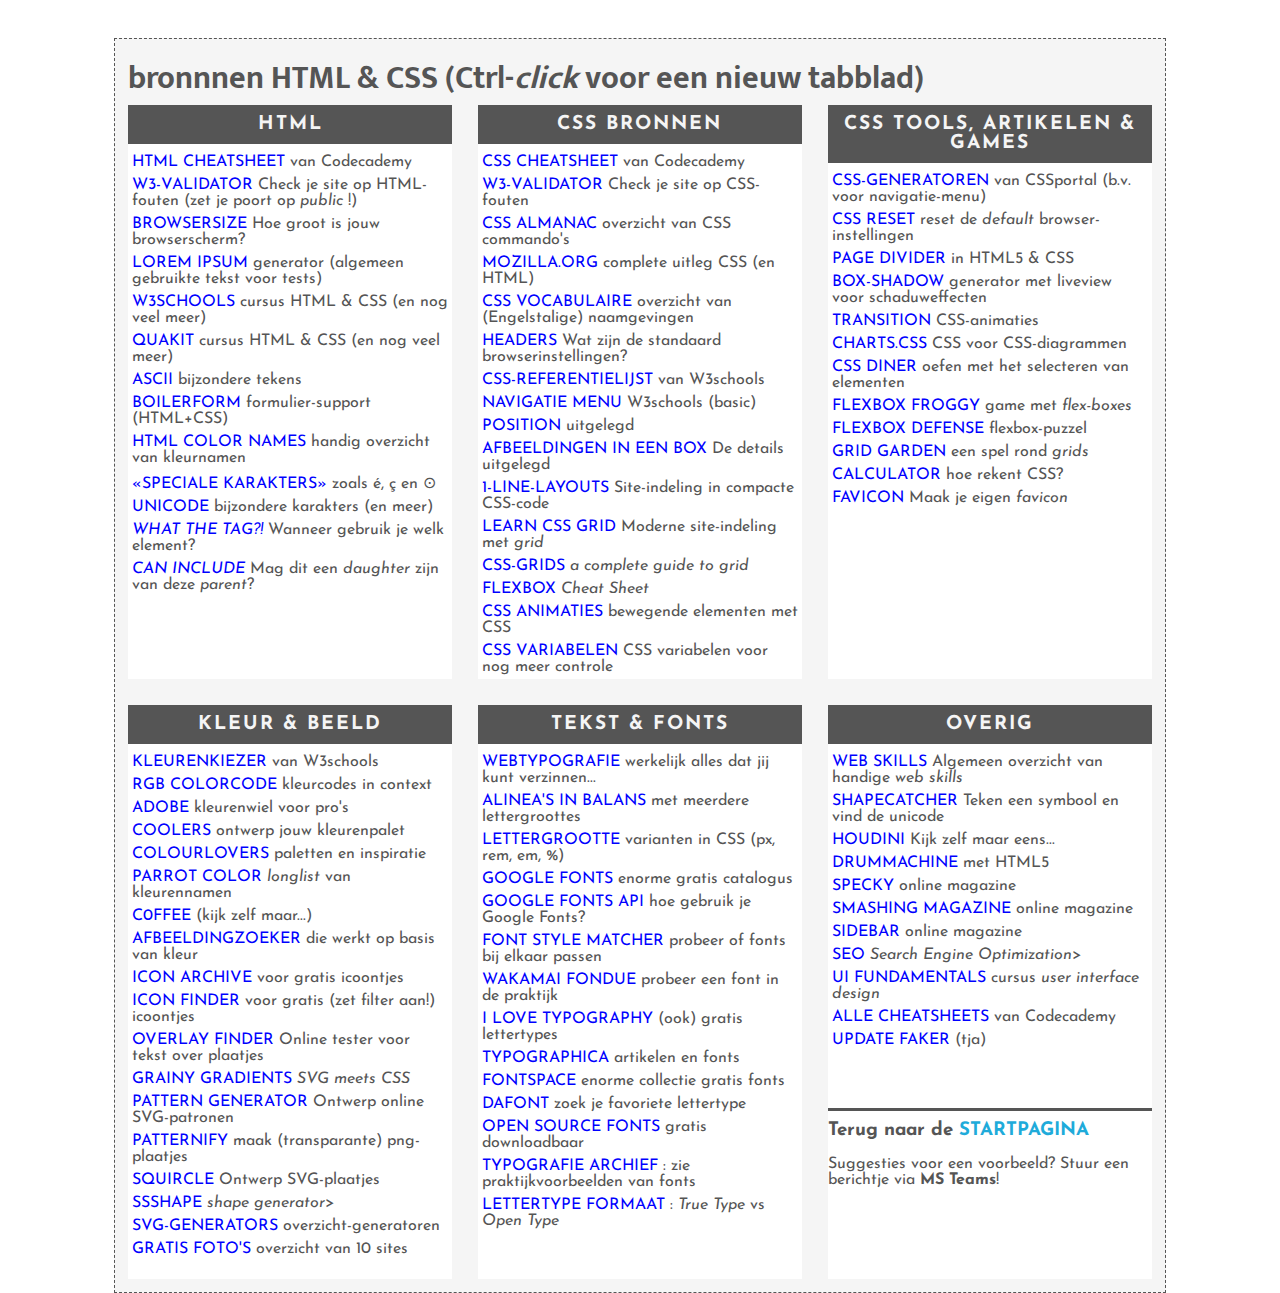
<file: bronnen/index.html>
<!DOCTYPE html>
<html lang="nl">
    <head>
        <meta charset="utf-8">
        <title>bronnen HTML & CSS</title>
        <link rel="stylesheet" href="https://fonts.googleapis.com/css?family=Mukta">
        <link rel="stylesheet" href="https://fonts.googleapis.com/css?family=Josefin+Sans">
        <link rel="stylesheet" href="bronnen.css">        
    </head>
    <body>
        <div id="container">
            <h1>bronnnen HTML & CSS (Ctrl-<em>click</em> voor een nieuw tabblad)</h1>
            <div id="grid-container">
                <div class="box a1">
                    <h2>HTML</h2>
                    <ul>
                        <!-- <li><a href=""></a> </li> -->
                        <li><a href="https://www.codecademy.com/learn/learn-html/modules/learn-html-elements/cheatsheet">HTML cheatsheet</a> van Codecademy</li>
                        <li><a href="https://validator.w3.org/nu/">W3-validator</a> Check je site op HTML-fouten (zet je poort op <em>public</em> !)</li>
                        <li><a href="https://www.webfx.com/tools/whats-my-browser-size/">browsersize</a> Hoe groot is jouw browserscherm?</li>
                        <li><a href="https://www.lipsum.com/">Lorem Ipsum</a> generator (algemeen gebruikte tekst voor tests)</li>
                        <li><a href="https://www.w3schools.com/html/default.asp">W3schools</a> cursus HTML & CSS (en nog veel meer)</li>
                        <li><a href="https://www.quackit.com/html/tutorial/">QuakIt</a> cursus HTML & CSS (en nog veel meer)</li>
                        <li><a href="https://ascii.cl/htmlcodes.htm">ASCII</a> bijzondere tekens</li>
                        <li><a href="https://boilerform.hankchizljaw.com/">Boilerform</a> formulier-support (HTML+CSS)</li>
                        <li><a href="https://htmlcolorcodes.com/color-names/">HTML color names</a> handig overzicht van kleurnamen</li>
                        <li><a href="https://dev.w3.org/html5/html-author/charref">&laquo;speciale karakters&raquo;</a> zoals &eacute;, &ccedil; en &odot;</li>
                        <li><a href="http://zuga.net/articles/">Unicode</a> bijzondere karakters (en meer)</li>
                        <li><a href="https://whatthetag.com/#/"><em>What the tag?!</em></a> Wanneer gebruik je welk element?</li>
                        <li><a href="https://caninclude.glitch.me/"><em>Can Include</em></a> Mag dit een <em>daughter</em> zijn van deze <em>parent</em>?</li>
                    </ul>
                </div>
                <div class="box b1">
                    <h2>CSS bronnen</h2>
                    <ul>
                        <li><a href="https://www.codecademy.com/learn/learn-css/modules/syntax-and-selectors/cheatsheet">CSS cheatsheet</a> van Codecademy</li>
                        <li><a href="https://jigsaw.w3.org/css-validator/">W3-validator</a> Check je site op CSS-fouten</li>
                        <li><a href="https://css-tricks.com/almanac/">CSS Almanac</a> overzicht van CSS commando's</li>
                        <li><a href="https://developer.mozilla.org/en-US/docs/Learn/CSS/Building_blocks">Mozilla.org</a> complete uitleg CSS (en HTML)</li>
                        <li><a href="http://apps.workflower.fi/vocabs/css/en#selector">CSS vocabulaire</a> overzicht van (Engelstalige) naamgevingen</li>
                        <li><a href="http://zuga.net/articles/html-heading-elements/"> headers</a> Wat zijn de standaard browserinstellingen?</li>
                        <li><a href="https://www.w3schools.com/cssref/default.asp"> CSS-referentielijst</a> van W3schools</li>
                        <li><a href="https://www.w3schools.com/css/css_navbar.asp"> navigatie menu</a> W3schools (basic)</li>
                        <li><a href="https://www.freecodecamp.org/news/css-position-property-explained/">position</a> uitgelegd</li>
                        <li><a href="https://www.smashingmagazine.com/2021/10/object-fit-background-size-css">afbeeldingen in een box</a> De details uitgelegd</li>
                        <li><a href="http://1linelayouts.glitch.me/">1-line-layouts</a> Site-indeling in compacte CSS-code</li>
                        <li><a href="https://learncssgrid.com/">Learn CSS Grid</a> Moderne site-indeling met <em>grid</em></li>
                        <li><a href="https://css-tricks.com/snippets/css/complete-guide-grid/">CSS-grids</a> <em>a complete guide to grid</em></li>
                        <li><a href="https://www.freecodecamp.org/news/flexbox-the-ultimate-css-flex-cheatsheet/">flexbox</a> <em>Cheat Sheet</em></li>
                        <li><a href="https://codersblock.com/blog/the-surprising-things-that-css-can-animate/">CSS animaties</a> bewegende elementen met CSS</li>
                        <li><a href="https://codersblock.com/blog/what-can-you-put-in-a-css-variable/">CSS variabelen</a> CSS variabelen voor nog meer controle</li>
                    </ul>
                </div>
                <div class="box c1">
                    <h2>CSS tools, artikelen & games</h2>
                    <ul>
                        <li><a href="https://www.cssportal.com/css-generators.php">css-generatoren</a> van CSSportal (b.v. voor navigatie-menu)</li>
                        <li><a href="https://piccalil.li/blog/a-modern-css-reset/">CSS reset</a> reset de <em>default</em> browser-instellingen</li>
                        <li><a href="https://omatsuri.app/page-dividers">Page Divider</a> in HTML5 & CSS</li>
                        <li><a href="https://shadows.brumm.af/">Box-shadow</a> generator met liveview voor schaduweffecten</li>
                        <li><a href="https://www.freecodecamp.org/news/css-transition-examples/">transition</a> CSS-animaties</li>
                        <li><a href="https://chartscss.org/">Charts.css</a> CSS voor CSS-diagrammen</li>
                        <li><a href="https://flukeout.github.io/">CSS diner</a> oefen met het selecteren van elementen</li>
                        <li><a href="https://flexboxfroggy.com/#nl">Flexbox Froggy</a> game met <em>flex-boxes</em></li>
                        <li><a href="http://www.flexboxdefense.com/">Flexbox Defense</a> flexbox-puzzel</li>
                        <li><a href="https://cssgridgarden.com/#nl">Grid Garden</a> een spel rond <em>grids</em></li>
                        <li><a href="https://css-tricks.com/a-couple-of-use-cases-for-calc/">calculator</a> hoe rekent CSS?</li>
                        <li><a href="https://formito.com/tools/favicon">Favicon</a> Maak je eigen <em>favicon</em></li>
                    </ul>
                </div>
                <div class="box a2">
                    <h2>kleur & beeld</h2>
                    <ul>
                        <li><a href="https://www.w3schools.com/colors/colors_picker.asp">kleurenkiezer</a> van W3schools</li>
                        <li><a href="https://rgbcolorcode.com/">rgb colorcode</a> kleurcodes in context</li>
                        <li><a href="https://color.adobe.com/nl/create/color-wheel">Adobe</a> kleurenwiel voor pro's</li>
                        <li><a href="https://coolors.co/generate">Coolers</a> ontwerp jouw kleurenpalet</li>
                        <li><a href="https://www.colourlovers.com/">ColourLovers</a> paletten en inspiratie</li>
                        <li><a href="https://parrot.color.pizza/">Parrot Color</a> <em>longlist</em> van kleurennamen</li>
                        <li><a href="http://c0ffee.surge.sh/">c0ffee</a> (kijk zelf maar...)</li>
                        <li><a href="http://labs.tineye.com/">afbeeldingzoeker</a> die werkt op basis van kleur</li>
                        <li><a href="https://iconarchive.com/">Icon Archive</a> voor gratis icoontjes</li>
                        <li><a href="https://www.iconfinder.com/">Icon Finder</a> voor gratis (zet filter aan!) icoontjes</li>
                        <li><a href="https://codepen.io/yaphi1/pen/oNbEqGV">Overlay Finder</a> Online tester voor tekst over plaatjes</li>
                        <li><a href="https://grainy-gradients.vercel.app/">Grainy Gradients</a> <em>SVG meets CSS</em></li>
                        <li><a href="https://notchris.net/patterns/">Pattern Generator</a> Ontwerp online SVG-patronen</li>
                        <li><a href="http://www.patternify.com/">Patternify</a> maak (transparante) png-plaatjes</li>
                        <li><a href="https://squircley.app/">Squircle</a> Ontwerp SVG-plaatjes</li>
                        <li><a href="https://fffuel.co/ssshape/">SSShape</a> <em>shape generator</em>></li>
                        <li><a href="https://www.smashingmagazine.com/2021/03/svg-generators/">SVG-generators</a> overzicht-generatoren</li>
                        <li><a href="https://www.foleon.com/blog/best-free-business-stock-photo-websites">gratis foto's</a> overzicht van 10 sites</li>
                    </ul>
                </div>
                <div class="box b2">
                    <h2>tekst & fonts</h2>
                    <ul>
                        <li><a href="http://webtypography.net/toc/">WebTypografie</a> werkelijk alles dat jij kunt verzinnen...</li>
                        <li><a href="http://topfunky.com/baseline-rhythm-calculator/">alinea's in balans</a> met meerdere lettergroottes</li>
                        <li><a href="https://www.sitepoint.com/understanding-and-using-rem-units-in-css/">lettergrootte</a> varianten in CSS (px, rem, em, %)</li>
                        <li><a href="https://fonts.google.com/">Google Fonts</a> enorme gratis catalogus</li>
                        <li><a href="https://developers.google.com/fonts/docs/getting_started">Google Fonts API</a> hoe gebruik je Google Fonts?</li>
                        <li><a href="https://meowni.ca/font-style-matcher/">Font Style Matcher</a> probeer of fonts bij elkaar passen</li>
                        <li><a href="https://wakamaifondue.com/beta/">Wakamai Fondue</a> probeer een font in de praktijk</li>
                        <li><a href="https://fonts.ilovetypography.com/">I love typography</a> (ook) gratis lettertypes</li>
                        <li><a href="https://typographica.org/">Typographica</a> artikelen en fonts</li>
                        <li><a href="https://www.fontspace.com/">FontSpace</a> enorme collectie gratis fonts</li>
                        <li><a href="https://www.dafont.com/">DaFont</a> zoek je favoriete lettertype</li>
                        <li><a href="https://www.theleagueofmoveabletype.com/">Open Source Fonts</a> gratis downloadbaar</li>
                        <li><a href="https://fontsinuse.com/">Typografie Archief</a> : zie praktijkvoorbeelden van fonts</li>
                        <li><a href="https://www.makeuseof.com/tag/otf-vs-ttf-fonts-one-better/">lettertype formaat</a> : <em>True Type</em> vs <em>Open Type</em></li>
                    </ul>
                </div>
                <div class="box c2">
                    <h2>overig</h2>
                    <ul>
                        <li><a href="https://andreasbm.github.io/web-skills/">Web Skills</a> Algemeen overzicht van handige <em>web skills</em></li>
                        <li><a href="https://shapecatcher.com/">Shapecatcher</a> Teken een symbool en vind de unicode</li>
                        <li><a href="https://houdini.how/">Houdini</a> Kijk zelf maar eens...</li>
                        <li><a href="https://html5drummachine.com/virtual-drum-machine/">drummachine</a> met HTML5</li>
                        <li><a href="https://speckyboy.com/">Specky</a> online magazine</li>
                        <li><a href="https://www.smashingmagazine.com/">Smashing Magazine</a> online magazine</li>
                        <li><a href="https://sidebar.io/">SideBar</a> online magazine</li>
                        <li><a href="https://www.smashingmagazine.com/smashing-guide-search-engine-optimization/">SEO</a> <em>Search Engine Optimization</em>></li>
                        <li><a href="https://www.freecodecamp.org/news/learn-ui-design-fundamentals-with-this-free-one-hour-course/">UI fundamentals</a> cursus <em>user interface design</em></li>
                        <li><a href="https://www.codecademy.com/resources/cheatsheets/all">alle cheatsheets</a> van Codecademy</li>
                        <li><a href="https://updatefaker.com/windows10/BSOD.html">Update Faker</a> (tja)</li>
                    </ul>
                    <h3>Terug naar de <a href="../index.html">startpagina</a></h3>
                    <p>
                        Suggesties voor een voorbeeld? Stuur een berichtje via <strong>MS Teams</strong>!
                    </p>
                </div>
            </div>
        </div>
    </body>
</html>
</file>
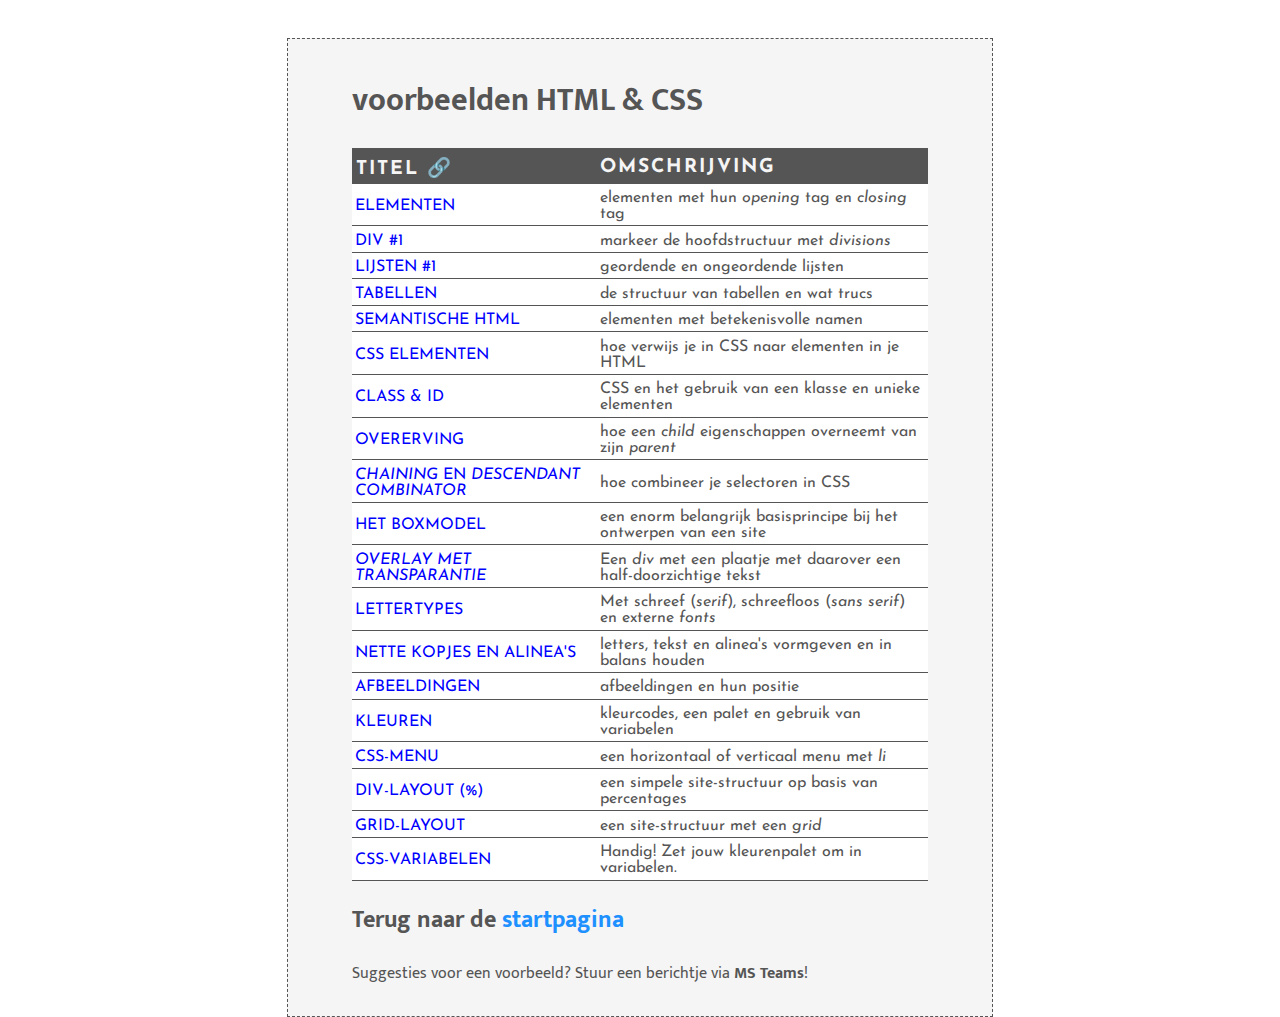
<file: voorbeeldenVanVNR/index.html>
<!DOCTYPE html>
<html lang="nl">
    <head>
        <meta charset="utf-8">
        <title>voorbeelden HTML&CSS</title>
        <link rel="stylesheet" href="https://fonts.googleapis.com/css?family=Mukta">
        <link rel="stylesheet" href="https://fonts.googleapis.com/css?family=Josefin+Sans">
        <link rel="stylesheet" href="css/vb.css">
    </head>
    <body>
        <div id="container">
            <h1>voorbeelden HTML & CSS</h1>
            <table>
              <thead>
                  <tr>
                      <th>titel &#128279;</th>
                      <th>omschrijving</th>
                  </tr>
              </thead>
              <tbody>
                  <tr>
                      <td><a href="elementen/elementen.html" target="_blank">elementen</a></td>
                      <td>elementen met hun <em>opening</em> tag en <em>closing</em> tag</td>
                  </tr>
                  <tr>
                      <td><a href="div1/div1.html" target="_blank">div #1</a></td>
                      <td>markeer de hoofdstructuur met <em>divisions</em></td>
                  </tr>
                  <tr>
                    <td><a href="lijst1/lijst1.html" target="_blank">lijsten #1</a></td>
                    <td>geordende en ongeordende lijsten</td>
                </tr>
                  <tr>
                      <td><a href="tabellen/tabellen.html" target="_blank">tabellen</a></td>
                      <td>de structuur van tabellen en wat trucs</td>
                  </tr>
                  <tr>
                    <td><a href="semantisch/semantisch.html" target="_blank">semantische HTML</a></td>
                    <td>elementen met betekenisvolle namen</td>
                  </tr>
                  <tr>
                    <td><a href="css1/css1.html" target="_blank">CSS elementen</a></td>
                    <td>hoe verwijs je in CSS naar elementen in je HTML</td>
                </tr>
                  <tr>
                    <td><a href="classID/classID.html" target="_blank">class & ID</a></td>
                    <td>CSS en het gebruik van een klasse en unieke elementen</td>
                </tr>
                <tr>
                    <td><a href="overerving/overerving.html" target="_blank">overerving</a></td>
                    <td>hoe een <em>child</em> eigenschappen overneemt van zijn <em>parent</em></td>
                </tr>
                <tr>
                    <td><a href="combi/combi.html" target="_blank"><em>chaining</em> en <em>descendant combinator</em></a></td>
                    <td>hoe combineer je selectoren in CSS</td>
                </tr>
                <tr>
                    <td><a href="boxmodel/boxmodel.html" target="_blank">het boxmodel</a></td>
                    <td>een enorm belangrijk basisprincipe bij het ontwerpen van een site</td>
                </tr>
                <tr>
                    <td><a href="overlay/overlay.html" target="_blank"><em>overlay</em> <em>met transparantie</em></a></td>
                    <td>Een <em>div</em> met een plaatje met daarover een half-doorzichtige tekst</td>
                </tr>
                <tr>
                    <td><a href="fonts/fonts.html" target="_blank">lettertypes</a></td>
                    <td>Met schreef (<em>serif</em>), schreefloos (<em>sans serif</em>) en externe <em>fonts</em></td>
                </tr>
                <tr>
                    <td><a href="tekst/tekst.html" target="_blank">nette kopjes en alinea's</a></td>
                    <td>letters, tekst en alinea's vormgeven en in balans houden</td>
                </tr>
                <tr>
                    <td><a href="afbeeldingen/afbeeldingen.html" target="_blank">afbeeldingen</a></td>
                    <td>afbeeldingen en hun positie</td>
                </tr>
                <tr>
                    <td><a href="kleur/kleur.html" target="_blank">kleuren</a></td>
                    <td>kleurcodes, een palet en gebruik van variabelen</td>
                </tr>
                <tr>
                    <td><a href="menu/menu.html" target="_blank">CSS-menu</a></td>
                    <td>een horizontaal of verticaal menu met <em>li</em></td>
                </tr>
                <tr>
                    <td><a href="divontwerp/divontwerp.html" target="_blank">div-layout (%)</a></td>
                    <td>een simpele site-structuur op basis van percentages</td>
                </tr>
                <tr>
                    <td><a href="grid/grid.html" target="_blank">grid-layout</a></td>
                    <td>een site-structuur met een <em>grid</em></td>
                </tr>
                <tr>
                    <td><a href="variabelen/variabelen.html" target="_blank">CSS-variabelen</a></td>
                    <td>Handig! Zet jouw kleurenpalet om in variabelen.</td>
                </tr>
               </tbody>
          </table>
          <h2>Terug naar de <a href="../index.html">startpagina</a></h2>
          <p>
              Suggesties voor een voorbeeld? Stuur een berichtje via <strong>MS Teams</strong>!
          </p>
        </div>
    </body>
</html>
</file>
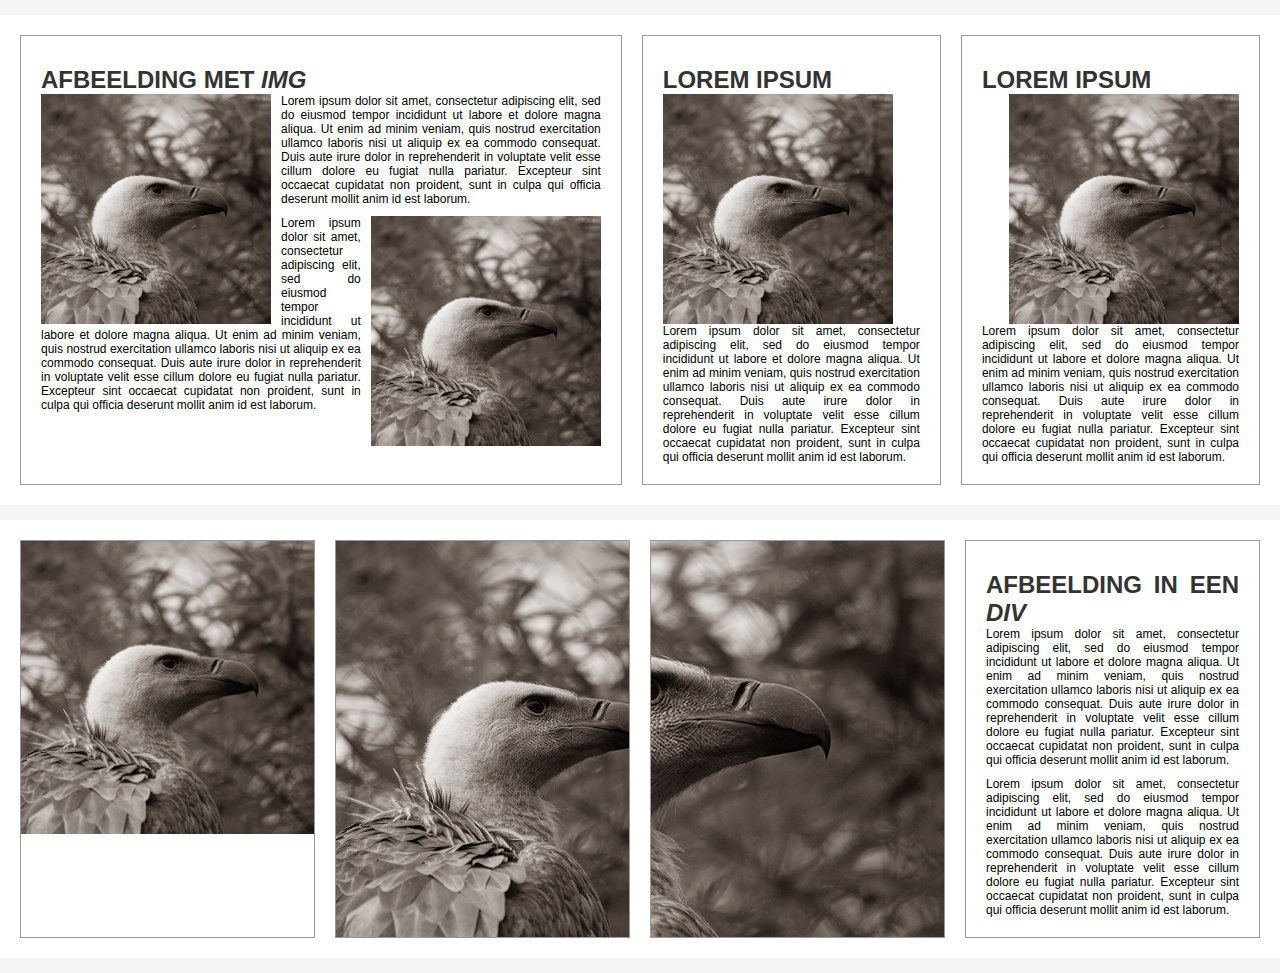
<file: voorbeeldenVanVNR/afbeeldingen/afbeeldingen.html>
<!DOCTYPE html>
<html lang="zxx">
    <head>
        <meta charset="utf-8">
        <title>afbeeldingen</title>
            <link rel="stylesheet" href="afbeeldingen.css">
    </head>
    <body>
        <div class="container">
            <div class="double">
                <h1>afbeelding met <em>img</em></h1>
                <img class="vogelplaatjeLinks" src="vogel.jpg" alt="roofvogel" />
                <p>
                    Lorem ipsum dolor sit amet, consectetur adipiscing elit, sed do eiusmod tempor incididunt ut labore et dolore magna aliqua. Ut enim ad minim veniam, quis nostrud exercitation ullamco laboris nisi ut aliquip ex ea commodo consequat. Duis aute irure dolor in reprehenderit in voluptate velit esse cillum dolore eu fugiat nulla pariatur. Excepteur sint occaecat cupidatat non proident, sunt in culpa qui officia deserunt mollit anim id est laborum.
                </p>
                <img class="vogelplaatjeRechts" src="vogel.jpg" alt="roofvogel" />
                <p>
                    Lorem ipsum dolor sit amet, consectetur adipiscing elit, sed do eiusmod tempor incididunt ut labore et dolore magna aliqua. Ut enim ad minim veniam, quis nostrud exercitation ullamco laboris nisi ut aliquip ex ea commodo consequat. Duis aute irure dolor in reprehenderit in voluptate velit esse cillum dolore eu fugiat nulla pariatur. Excepteur sint occaecat cupidatat non proident, sunt in culpa qui officia deserunt mollit anim id est laborum.
                </p>
            </div>
            <div class="box">
                <h1>lorem ipsum</h1>
                <img class="vogelplaatjeLinks" src="vogel.jpg" alt="roofvogel" />
                <p>
                    Lorem ipsum dolor sit amet, consectetur adipiscing elit, sed do eiusmod tempor incididunt ut labore et dolore magna aliqua. Ut enim ad minim veniam, quis nostrud exercitation ullamco laboris nisi ut aliquip ex ea commodo consequat. Duis aute irure dolor in reprehenderit in voluptate velit esse cillum dolore eu fugiat nulla pariatur. Excepteur sint occaecat cupidatat non proident, sunt in culpa qui officia deserunt mollit anim id est laborum.
                </p>
            </div>
            <div class="box">
                <h1>lorem ipsum</h1>
                <img class="vogelplaatjeRechts" src="vogel.jpg" alt="roofvogel" />
                <p>
                    Lorem ipsum dolor sit amet, consectetur adipiscing elit, sed do eiusmod tempor incididunt ut labore et dolore magna aliqua. Ut enim ad minim veniam, quis nostrud exercitation ullamco laboris nisi ut aliquip ex ea commodo consequat. Duis aute irure dolor in reprehenderit in voluptate velit esse cillum dolore eu fugiat nulla pariatur. Excepteur sint occaecat cupidatat non proident, sunt in culpa qui officia deserunt mollit anim id est laborum.
                </p>
            </div>
        </div>

        <div class="container">
            <div class="box fotodiv L">
            </div>
            <div class="box fotodiv M">
            </div>
            <div class="box fotodiv R">
            </div>
            <div class="box">
                <h1>afbeelding in een <em>div</em></h1>
                <p>
                    Lorem ipsum dolor sit amet, consectetur adipiscing elit, sed do eiusmod tempor incididunt ut labore et dolore magna aliqua. Ut enim ad minim veniam, quis nostrud exercitation ullamco laboris nisi ut aliquip ex ea commodo consequat. Duis aute irure dolor in reprehenderit in voluptate velit esse cillum dolore eu fugiat nulla pariatur. Excepteur sint occaecat cupidatat non proident, sunt in culpa qui officia deserunt mollit anim id est laborum.
                </p>
                <p>
                    Lorem ipsum dolor sit amet, consectetur adipiscing elit, sed do eiusmod tempor incididunt ut labore et dolore magna aliqua. Ut enim ad minim veniam, quis nostrud exercitation ullamco laboris nisi ut aliquip ex ea commodo consequat. Duis aute irure dolor in reprehenderit in voluptate velit esse cillum dolore eu fugiat nulla pariatur. Excepteur sint occaecat cupidatat non proident, sunt in culpa qui officia deserunt mollit anim id est laborum.
                </p>
            </div>
        </div>
    </body>
</html>
</file>
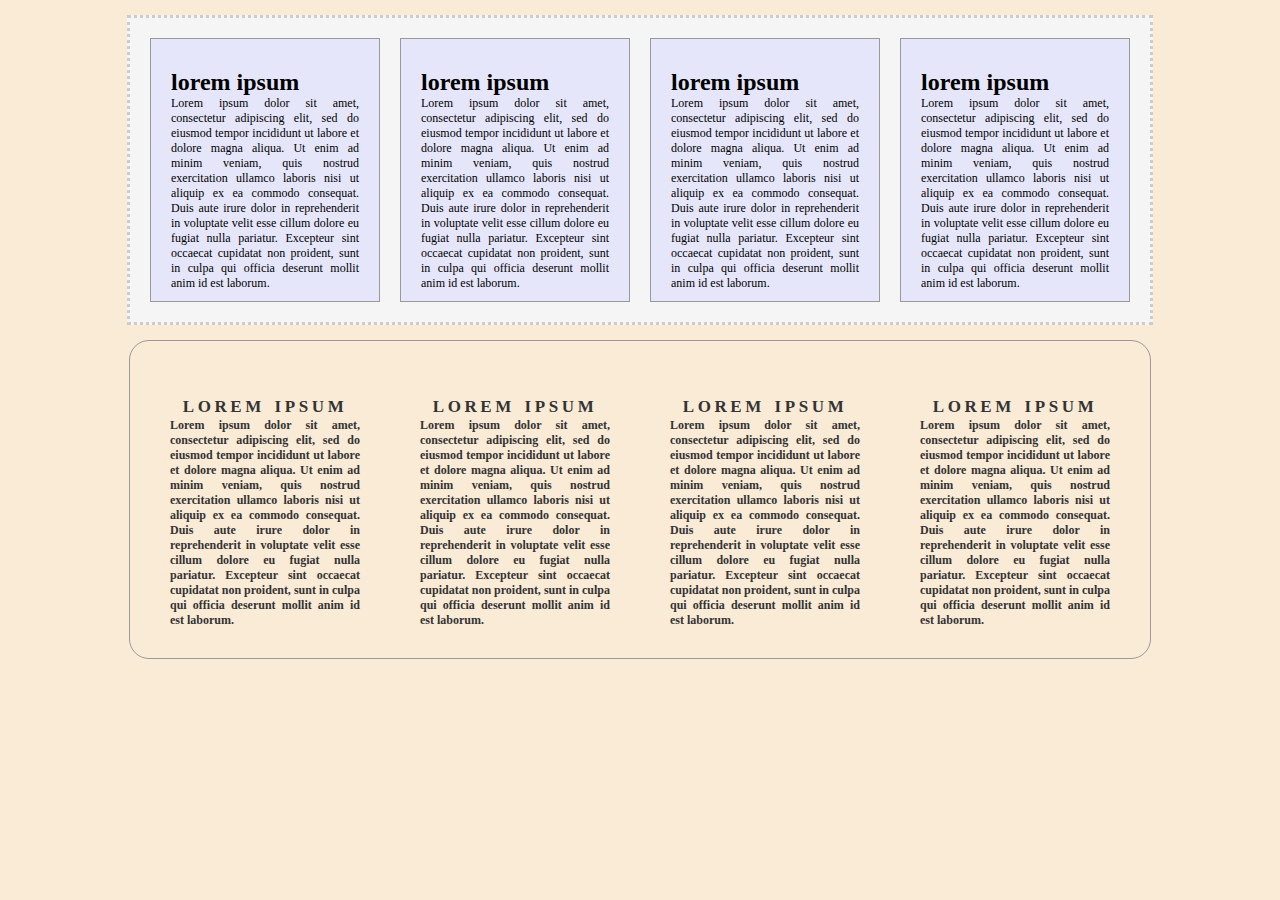
<file: voorbeeldenVanVNR/boxmodel/boxmodel.html>
<!DOCTYPE html>
<html lang="zxx">
    <head>
        <meta charset="utf-8">
        <title>boxmodel</title>
            <link rel="stylesheet" href="boxmodel.css">
    </head>
    <body>
        <div class="container">
            <div class="box">
                <h1>lorem ipsum</h1>
                <p>
                    Lorem ipsum dolor sit amet, consectetur adipiscing elit, sed do eiusmod tempor incididunt ut labore et dolore magna aliqua. Ut enim ad minim veniam, quis nostrud exercitation ullamco laboris nisi ut aliquip ex ea commodo consequat. Duis aute irure dolor in reprehenderit in voluptate velit esse cillum dolore eu fugiat nulla pariatur. Excepteur sint occaecat cupidatat non proident, sunt in culpa qui officia deserunt mollit anim id est laborum.
                </p>
            </div>
            <div class="box">
                <h1>lorem ipsum</h1>
                <p>
                    Lorem ipsum dolor sit amet, consectetur adipiscing elit, sed do eiusmod tempor incididunt ut labore et dolore magna aliqua. Ut enim ad minim veniam, quis nostrud exercitation ullamco laboris nisi ut aliquip ex ea commodo consequat. Duis aute irure dolor in reprehenderit in voluptate velit esse cillum dolore eu fugiat nulla pariatur. Excepteur sint occaecat cupidatat non proident, sunt in culpa qui officia deserunt mollit anim id est laborum.
                </p>
            </div>
            <div class="box">
                <h1>lorem ipsum</h1>
                <p>
                    Lorem ipsum dolor sit amet, consectetur adipiscing elit, sed do eiusmod tempor incididunt ut labore et dolore magna aliqua. Ut enim ad minim veniam, quis nostrud exercitation ullamco laboris nisi ut aliquip ex ea commodo consequat. Duis aute irure dolor in reprehenderit in voluptate velit esse cillum dolore eu fugiat nulla pariatur. Excepteur sint occaecat cupidatat non proident, sunt in culpa qui officia deserunt mollit anim id est laborum.
                </p>
            </div>
            <div class="box">
                <h1>lorem ipsum</h1>
                <p>
                    Lorem ipsum dolor sit amet, consectetur adipiscing elit, sed do eiusmod tempor incididunt ut labore et dolore magna aliqua. Ut enim ad minim veniam, quis nostrud exercitation ullamco laboris nisi ut aliquip ex ea commodo consequat. Duis aute irure dolor in reprehenderit in voluptate velit esse cillum dolore eu fugiat nulla pariatur. Excepteur sint occaecat cupidatat non proident, sunt in culpa qui officia deserunt mollit anim id est laborum.
                </p>
            </div>
        </div>

        <div class="container onder">
            <div class="box">
                <h1>lorem ipsum</h1>
                <p>
                    Lorem ipsum dolor sit amet, consectetur adipiscing elit, sed do eiusmod tempor incididunt ut labore et dolore magna aliqua. Ut enim ad minim veniam, quis nostrud exercitation ullamco laboris nisi ut aliquip ex ea commodo consequat. Duis aute irure dolor in reprehenderit in voluptate velit esse cillum dolore eu fugiat nulla pariatur. Excepteur sint occaecat cupidatat non proident, sunt in culpa qui officia deserunt mollit anim id est laborum.
                </p>
            </div>
            <div class="box">
                <h1>lorem ipsum</h1>
                <p>
                    Lorem ipsum dolor sit amet, consectetur adipiscing elit, sed do eiusmod tempor incididunt ut labore et dolore magna aliqua. Ut enim ad minim veniam, quis nostrud exercitation ullamco laboris nisi ut aliquip ex ea commodo consequat. Duis aute irure dolor in reprehenderit in voluptate velit esse cillum dolore eu fugiat nulla pariatur. Excepteur sint occaecat cupidatat non proident, sunt in culpa qui officia deserunt mollit anim id est laborum.
                </p>
            </div>
            <div class="box">
                <h1>lorem ipsum</h1>
                <p>
                    Lorem ipsum dolor sit amet, consectetur adipiscing elit, sed do eiusmod tempor incididunt ut labore et dolore magna aliqua. Ut enim ad minim veniam, quis nostrud exercitation ullamco laboris nisi ut aliquip ex ea commodo consequat. Duis aute irure dolor in reprehenderit in voluptate velit esse cillum dolore eu fugiat nulla pariatur. Excepteur sint occaecat cupidatat non proident, sunt in culpa qui officia deserunt mollit anim id est laborum.
                </p>
            </div>
            <div class="box">
                <h1>lorem ipsum</h1>
                <p>
                    Lorem ipsum dolor sit amet, consectetur adipiscing elit, sed do eiusmod tempor incididunt ut labore et dolore magna aliqua. Ut enim ad minim veniam, quis nostrud exercitation ullamco laboris nisi ut aliquip ex ea commodo consequat. Duis aute irure dolor in reprehenderit in voluptate velit esse cillum dolore eu fugiat nulla pariatur. Excepteur sint occaecat cupidatat non proident, sunt in culpa qui officia deserunt mollit anim id est laborum.
                </p>
            </div>
        </div>
    </body>
</html>
</file>
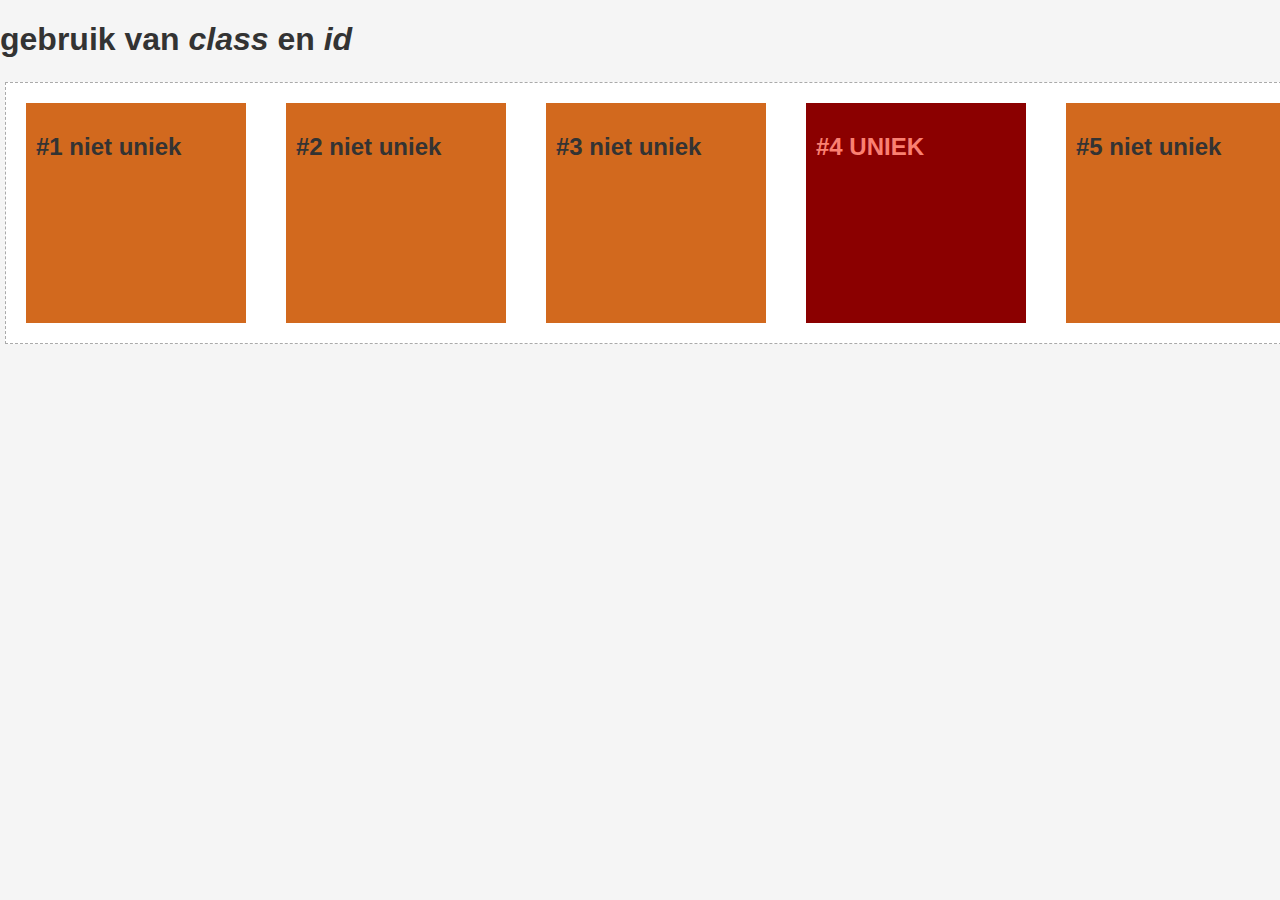
<file: voorbeeldenVanVNR/classID/classID.html>
<!DOCTYPE html>
<html lang="nl">
    <head>
        <meta charset="utf-8">
        <title>class & ID</title>
            <link rel="stylesheet" href="classID.css">
    </head>
    <body>
        <h1>gebruik van <em>class</em> en <em>id</em></h1>
        <div id="container">

            <div class="vierkant">
                <h2>#1 niet uniek</h2>
            </div>
            <div class="vierkant">
                <h2>#2 niet uniek</h2>
            </div>
            <div class="vierkant">
                <h2>#3 niet uniek</h2>                
            </div>
            <div class="vierkant" id="uniek">
                <h2>#4 uniek</h2>                
            </div>
            <div class="vierkant">
                <h2>#5 niet uniek</h2>                
            </div>
            
        </div>
    </body>
</html>
</file>
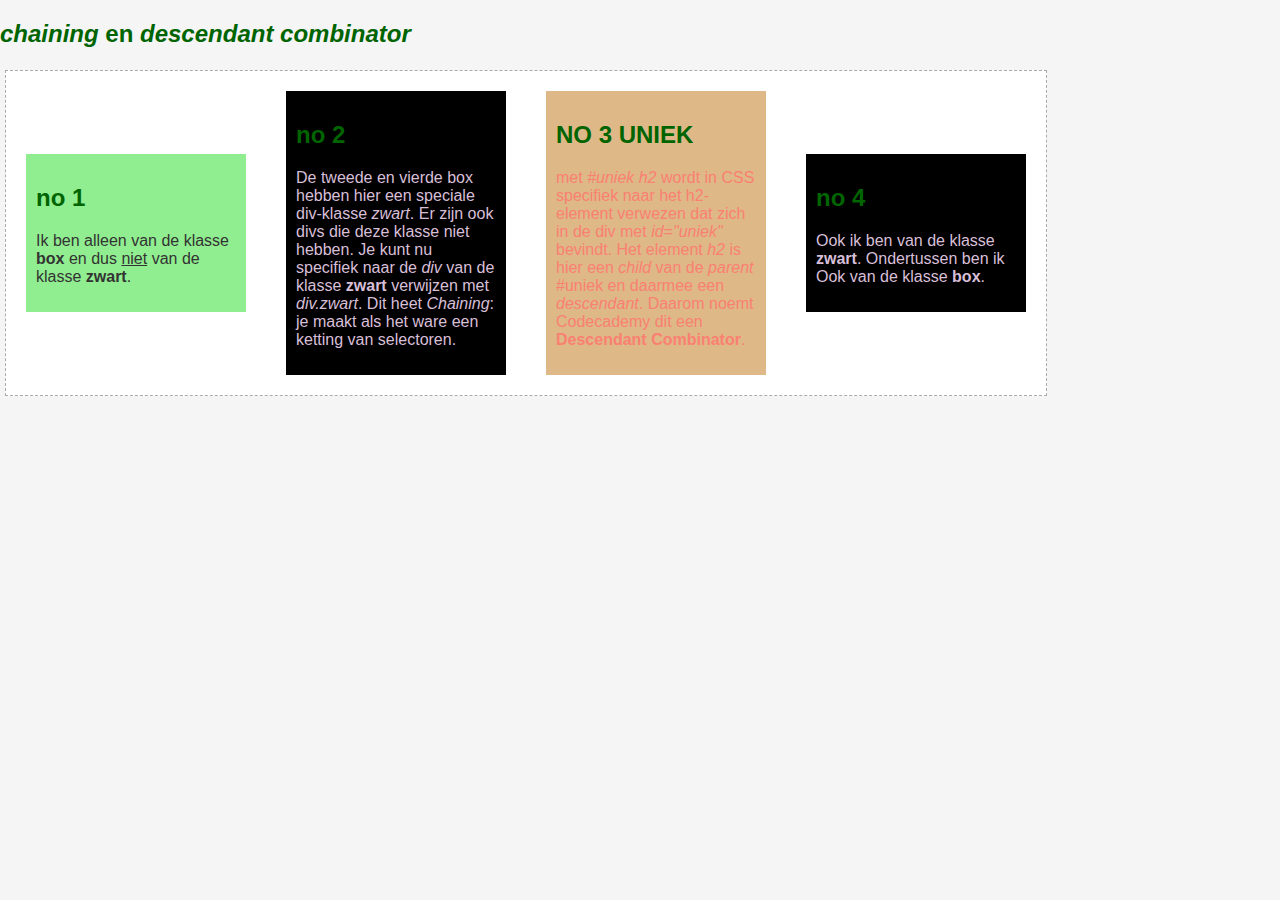
<file: voorbeeldenVanVNR/combi/combi.html>
<!DOCTYPE html>
<html lang="nl">
    <head>
        <meta charset="utf-8">
        <title>selectie van combinaties</title>
            <link rel="stylesheet" href="combi.css">
    </head>
    <body>
        <h2><em>chaining</em> en <em>descendant combinator</em></h2>
        <div id="container">
            <div class="box">
                <h2> no 1</h2>
                <p>
                    Ik ben alleen van de klasse <strong>box</strong> en dus <u>niet</u> van de klasse <strong>zwart</strong>.
                </p>
            </div>
            <div class="box zwart">
                <h2>no 2</h2>
                <p>
                    De tweede en vierde box hebben hier een speciale div-klasse <em>zwart</em>. Er zijn
                    ook divs die deze klasse niet hebben. Je kunt nu specifiek naar de <em>div</em>
                    van de klasse <strong>zwart</strong> verwijzen met <em>div.zwart</em>.
                    Dit heet <em>Chaining</em>: je maakt als het ware een ketting van selectoren.
                </p>
            </div>
            <div class="box" id="uniek">
                <h2>no 3 uniek</h2>   
                <p>
                    met <em>#uniek h2</em> wordt in CSS specifiek naar het h2-element verwezen dat
                    zich in de div met <em>id="uniek"</em> bevindt. Het element <em>h2</em> is hier
                    een <em>child</em> van de <em>parent</em> #uniek en daarmee een <em>descendant</em>.
                    Daarom noemt Codecademy dit een <strong>Descendant Combinator</strong>.
                </p>             
            </div>
            <div class="box zwart">
                <h2>no 4</h2>     
                <p>
                    Ook ik ben van de klasse <strong>zwart</strong>. Ondertussen ben ik Ook
                    van de klasse <strong>box</strong>.
                </p>           
            </div>
        </div>
    </body>
</html>
</file>
<file: bronnen/bronnen.css>
body {
  padding: 0;
  margin: 0;   
  font-family: 'Mukta',sans-serif;
}

h1,h2,h3 {
  margin: 0;
}

h2 {
  padding: 10px;
  background-color: #555;
  color: whitesmoke;
  font-size: 1.2em;
  text-transform: uppercase;
  text-align: center;
  letter-spacing: 2px;
}

h3 {
  margin-top: 3em;
  padding-top: .56em;
  border-top: .2em solid #555;
}

li,ul {
  padding: 5px 2px 2px 2px;
  margin: 0;
}

li {
  list-style: none;
}

a {
  text-decoration: none;
  color: blue;
  text-transform: uppercase;
}

a:hover {
  color: whitesmoke;
  background-color: #111;
}

li:hover {
  background-color: yellow;
}
  
#container {
  width: 80%;
  margin: auto;
  margin-top: 3%;
  padding: 1%;
  background-color: whitesmoke;
  color: #555;
  border: 1px dashed #555;
}

#grid-container {
  display: grid;
  grid-template-rows: repeat(2, 1fr); /* 1fr: gebruik alle free space */
  grid-template-columns: repeat(3, 1fr);
  grid-gap: 2vw; /* 2 t.o.v. viewport width */    
}
  
.box {
  font-family: 'Josefin Sans',sans-serif;
  background-color: #FFF;
}

.c2 h3 a {
  color: #1FABDA;
}
</file>
<file: voorbeeldenVanVNR/css/vb.css>
body {
    padding: 0;
    margin: 0;   
    font-family: 'Mukta',sans-serif;
}

#container {
    width: 45%;
    margin: auto;
    margin-top: 3%;
    padding: 1% 5%;
    background-color: whitesmoke;
    color: #555;
    border: 1px dashed #555;
}

table {
    width: 100%;
    height: auto;
    margin-left: 0%;
    border-collapse: collapse;
    background-color: #FFF;
    font-family: 'Josefin Sans',sans-serif;
}

thead {
    background-color: #555;
}

th {
    padding: 10px 0px 10px 0px;
    color: whitesmoke;
    font-size: 1.2em;
    text-transform: uppercase;
    text-align: left;
    letter-spacing: 2px;
}

tr {
    border-bottom: 1px solid #555;
}

td,th {
    padding: 0.2em;
    padding-top: 0.4em;
}

a {
    text-decoration: none;
    color: dodgerblue;
}

tbody a {
    color: blue;
    text-transform: uppercase;
}

tbody tr:hover {
    background-color: whitesmoke;
}
</file>
<file: voorbeeldenVanVNR/afbeeldingen/afbeeldingen.css>
* {
    margin: 0;
    padding: 0;
}

body {
    background-color: whitesmoke;
    font-family:'Segoe UI', Tahoma, Geneva, Verdana, sans-serif;
    font-size: 12px;
}

h1 {
    text-transform: uppercase;
    color: #333;
    margin-left: 0px;
}

p {
    margin-bottom: 10px;
}

.vogelplaatjeLinks, .vogelplaatjeRechts {
    width: 230px;
}

.vogelplaatjeLinks {
    float: left;
    margin-right: 10px;

}

.vogelplaatjeRechts {
    float: right;
    margin-left: 10px;
}

.fotodiv {
    background-image: url(vogel.jpg);
}

.L {
    background-size: contain;
    background-repeat: no-repeat;
    background-position-x: left;
}

.M {
    background-size: cover;
    background-repeat: no-repeat;
    background-position-y: bottom;
}

.R {
    background-size: auto;
    background-repeat: no-repeat;
    background-position: right center;
}

.container {
    max-width: 1652px;
    background-color: white;
    padding: 10px;
    margin: 15px auto;
    text-align: justify;
    display: flex;
}

.box, .double {
    background-color:transparent;
    margin: 10px;
    padding: 30px 20px 10px 20px;
    border: 1px solid #999;
}

.box {
    width: 350px;
}

.double {
    width: 762px;
}
</file>
<file: voorbeeldenVanVNR/boxmodel/boxmodel.css>
body {
    background-color:antiquewhite;
    font-family: Cambria, Cochin, Georgia, Times, 'Times New Roman', serif;
    font-size: 12px;
    /* MERK OP: de body heeft standaard een margin */
    margin: 0;
}

.container {
    background-color: whitesmoke;
    width: 1000px;
    padding: 10px;
    margin: 15px auto;
    text-align: justify;
    display: flex;
    border: 3px dotted #CCC;
}

.box {
    background-color:lavender;
    margin: 10px;
    /* met de klok mee van boven naar rechts naar onder naar links */
    padding: 30px 20px 10px 20px;
    border: 1px solid #999;
}

.onder {
    font-weight: 600;
    border: 1px solid #999;
    border-radius: 20px;
    background-color: transparent;
    color: #333;
}

.onder .box {
    background-color: transparent;
    border: none;
}

.onder .box:hover {
    background-color: whitesmoke;
    border: 1px solid red;
    margin: 9px;
}

h1,p {
    margin: 0px;
}

.onder h1 {
    font-variant: small-caps;
    letter-spacing: .15em;
    text-align: center;
}
</file>
<file: voorbeeldenVanVNR/classID/classID.css>
body {
    padding: 0;
    margin: 0;   
    font-family:'Segoe UI', Tahoma, Geneva, Verdana, sans-serif;
    background-color: whitesmoke;
    background-size: cover;
    color: #333;
}

#container {
    margin: 2px 5px 2px 5px;
    border: 1px dashed #AAA;
    align-items: center;
    display:inline-flex;
    background-color: white;
}

.vierkant {
    width: 200px;
    height: 200px;
    margin: 20px;
    background-color: chocolate;
    padding: 10px;
}

#uniek {
    background-color: darkred;
    color: salmon;
}

#uniek h2 {
    text-transform: uppercase;
}
</file>
<file: voorbeeldenVanVNR/combi/combi.css>
body {
    padding: 0;
    margin: 0;   
    font-family:'Segoe UI', Tahoma, Geneva, Verdana, sans-serif;
    background-color: whitesmoke;
    background-size: cover;
    color: #333;
}

#container {
    margin: 2px 5px 2px 5px;
    border: 1px dashed #AAA;
    align-items: center;
    display:inline-flex;
    background-color: white;
}

.box {
    width: 200px;
    margin: 20px;
    background-color: lightgreen;
    padding: 10px;
}

h2 {
    color: darkgreen;
}

div.zwart {
    background-color: black;
    color: thistle;
}

#uniek {
    background-color: burlywood;
    color: salmon;
}

#uniek h2 {
    text-transform: uppercase;
}
</file>
